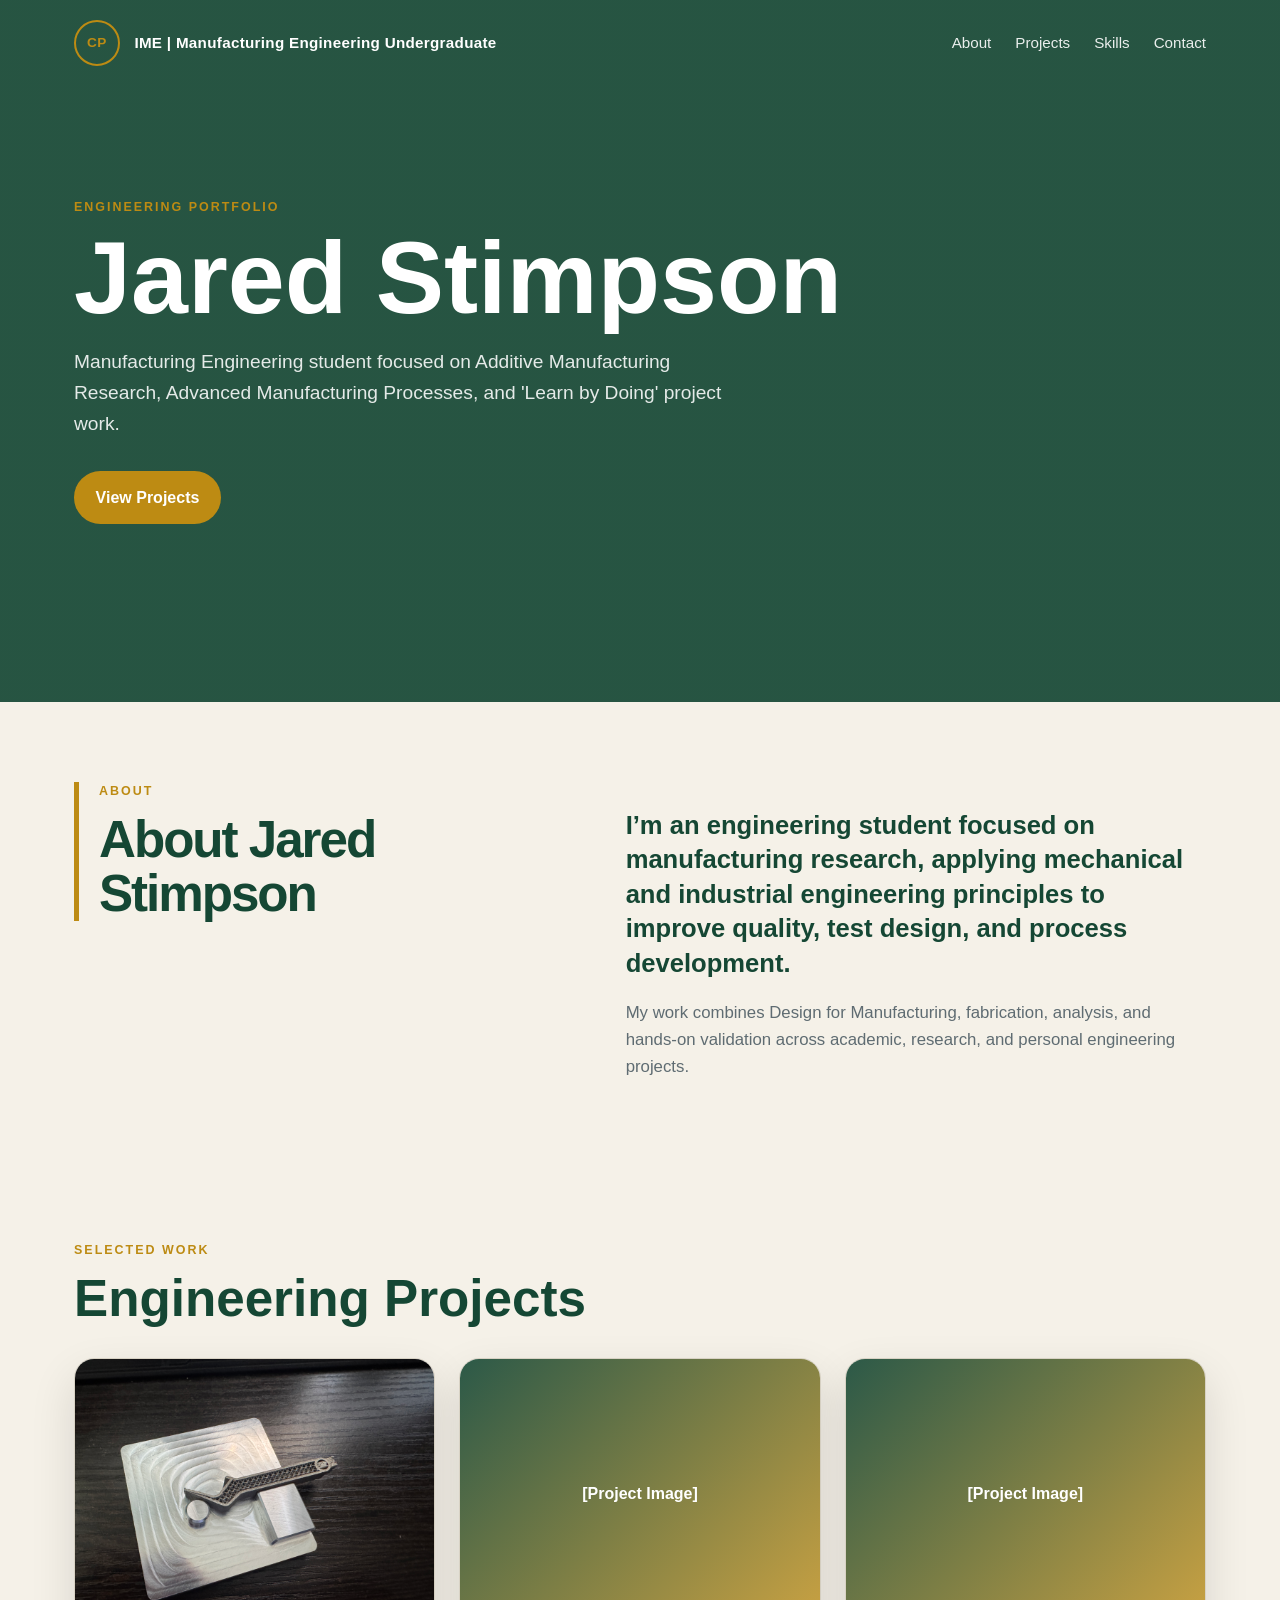
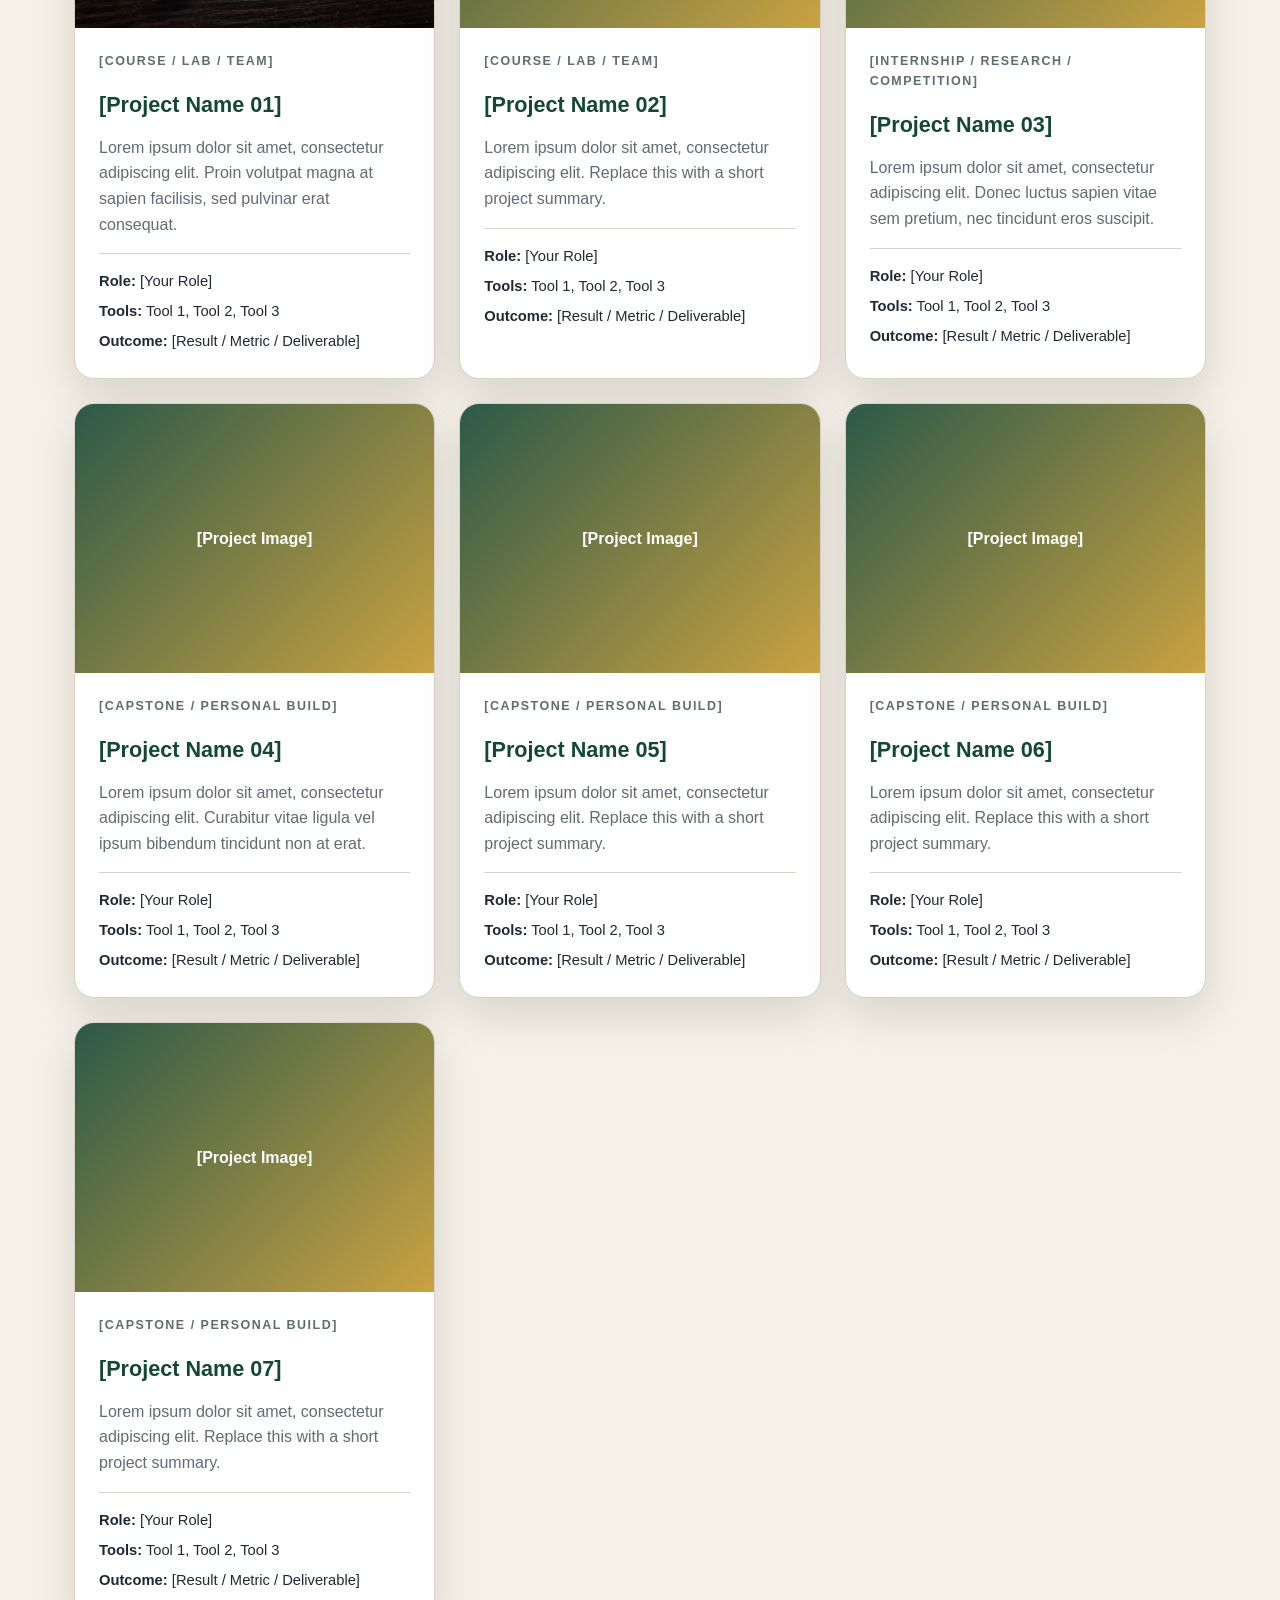
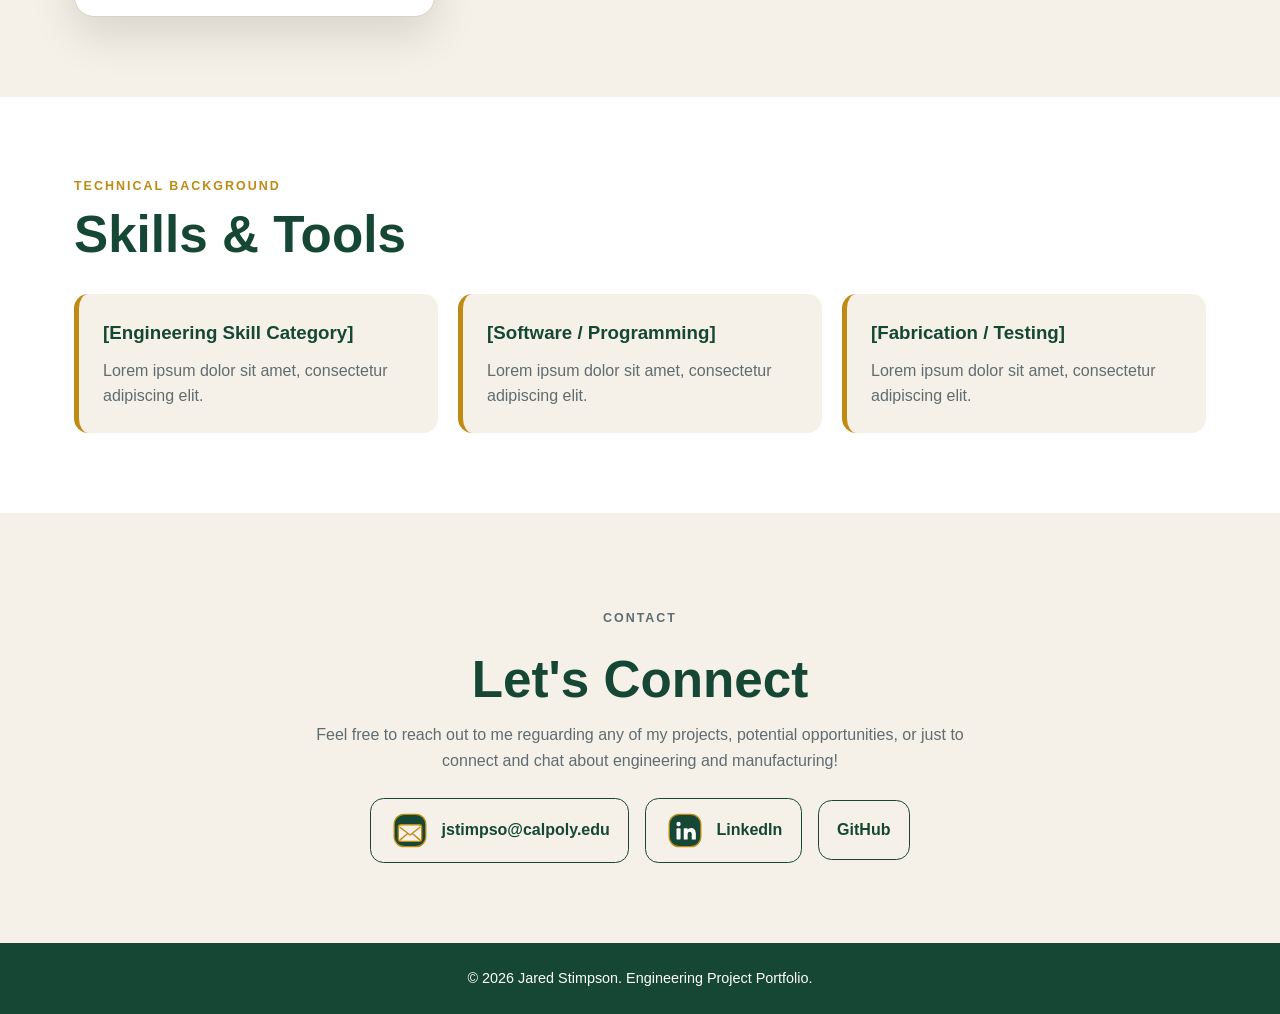
<file: index.html>
<!DOCTYPE html>
<html lang="en">
<head>
  <meta charset="UTF-8" />
  <meta name="viewport" content="width=device-width, initial-scale=1.0" />
  <title>Jared Stimpson | Engineering Project Portfolio</title>
  <link rel="stylesheet" href="styles.css" />
</head>

<body>
  <header class="site-header">
    <nav class="navbar">
      <a href="#" class="logo-lockup">
        <span class="logo-mark" aria-hidden="true">CP</span>
        <span class="logo-text">IME | Manufacturing Engineering Undergraduate</span>
      </a>

      <ul class="nav-links">
        <li><a href="#about">About</a></li>
        <li><a href="#projects">Projects</a></li>
        <li><a href="#skills">Skills</a></li>
        <li><a href="#contact">Contact</a></li>
      </ul>
    </nav>

    <section class="hero">
      <p class="eyebrow">Engineering Portfolio</p>
      <h1>Jared Stimpson</h1>
      <p class="hero-subtitle">
        Manufacturing Engineering student focused on Additive Manufacturing Research, Advanced Manufacturing Processes,
        and 'Learn by Doing' project work.
      </p>
      <a href="#projects" class="button">View Projects</a>
    </section>
  </header>

  <main>
    <section id="about" class="section about-section">
  <div class="about-heading">
    <p class="eyebrow">About</p>
    <h2 class="about-title">
      About Jared <span>Stimpson</span>
    </h2>
  </div>

  <div class="about-copy">
    <p class="about-lead">
      I’m an engineering student focused on manufacturing research, applying mechanical and industrial engineering principles to improve quality, test design, and process development.
    </p>

    <p>
      My work combines Design for Manufacturing, fabrication, analysis, and hands-on validation across
      academic, research, and personal engineering projects.
    </p>
  </div>
</section>

    <section id="projects" class="section">
      <div class="section-heading">
        <p class="eyebrow">Selected Work</p>
        <h2>Engineering Projects</h2>
      </div>

      <div id="project-grid" class="project-grid"></div>
    </section>

    <section id="skills" class="section skills-section">
      <div class="section-heading">
        <p class="eyebrow">Technical Background</p>
        <h2>Skills & Tools</h2>
      </div>

      <div class="skills-grid">
        <div class="skill-card">
          <h3>[Engineering Skill Category]</h3>
          <p>Lorem ipsum dolor sit amet, consectetur adipiscing elit.</p>
        </div>

        <div class="skill-card">
          <h3>[Software / Programming]</h3>
          <p>Lorem ipsum dolor sit amet, consectetur adipiscing elit.</p>
        </div>

        <div class="skill-card">
          <h3>[Fabrication / Testing]</h3>
          <p>Lorem ipsum dolor sit amet, consectetur adipiscing elit.</p>
        </div>
      </div>
    </section>

    <section id="contact" class="section contact-section">
      <p class="eyebrow">Contact</p>
      <h2>Let's Connect</h2>
      <p>
        Feel free to reach out to me reguarding any of my projects, potential opportunities, or just to connect and chat about engineering and manufacturing!
      </p>

      <div class="contact-links">
        <a href="mailto:jstimpso@calpoly.edu">
          <img src="images/Icons/contactMailIcon.svg" alt="" class="contact-icon" aria-hidden="true" />
          <span>jstimpso@calpoly.edu</span>
        </a>
        <a href="https://www.linkedin.com/in/jared-stimpson-5ab1b4272/">
          <img src="images/Icons/contactLIIcon.svg" alt="" class="contact-icon" aria-hidden="true" />
          <span>LinkedIn</span>
        </a>
        <a href="https://github.com/JStimp/Project-Portfolio/">
          <span>GitHub</span>
        </a>
      </div>
    </section>
  </main>

  <footer class="site-footer">
    <p>&copy; 2026 Jared Stimpson. Engineering Project Portfolio.</p>
  </footer>

  <script src="projects-data.js"></script>
  <script src="scripts.js"></script>
</body>
</html>
</file>
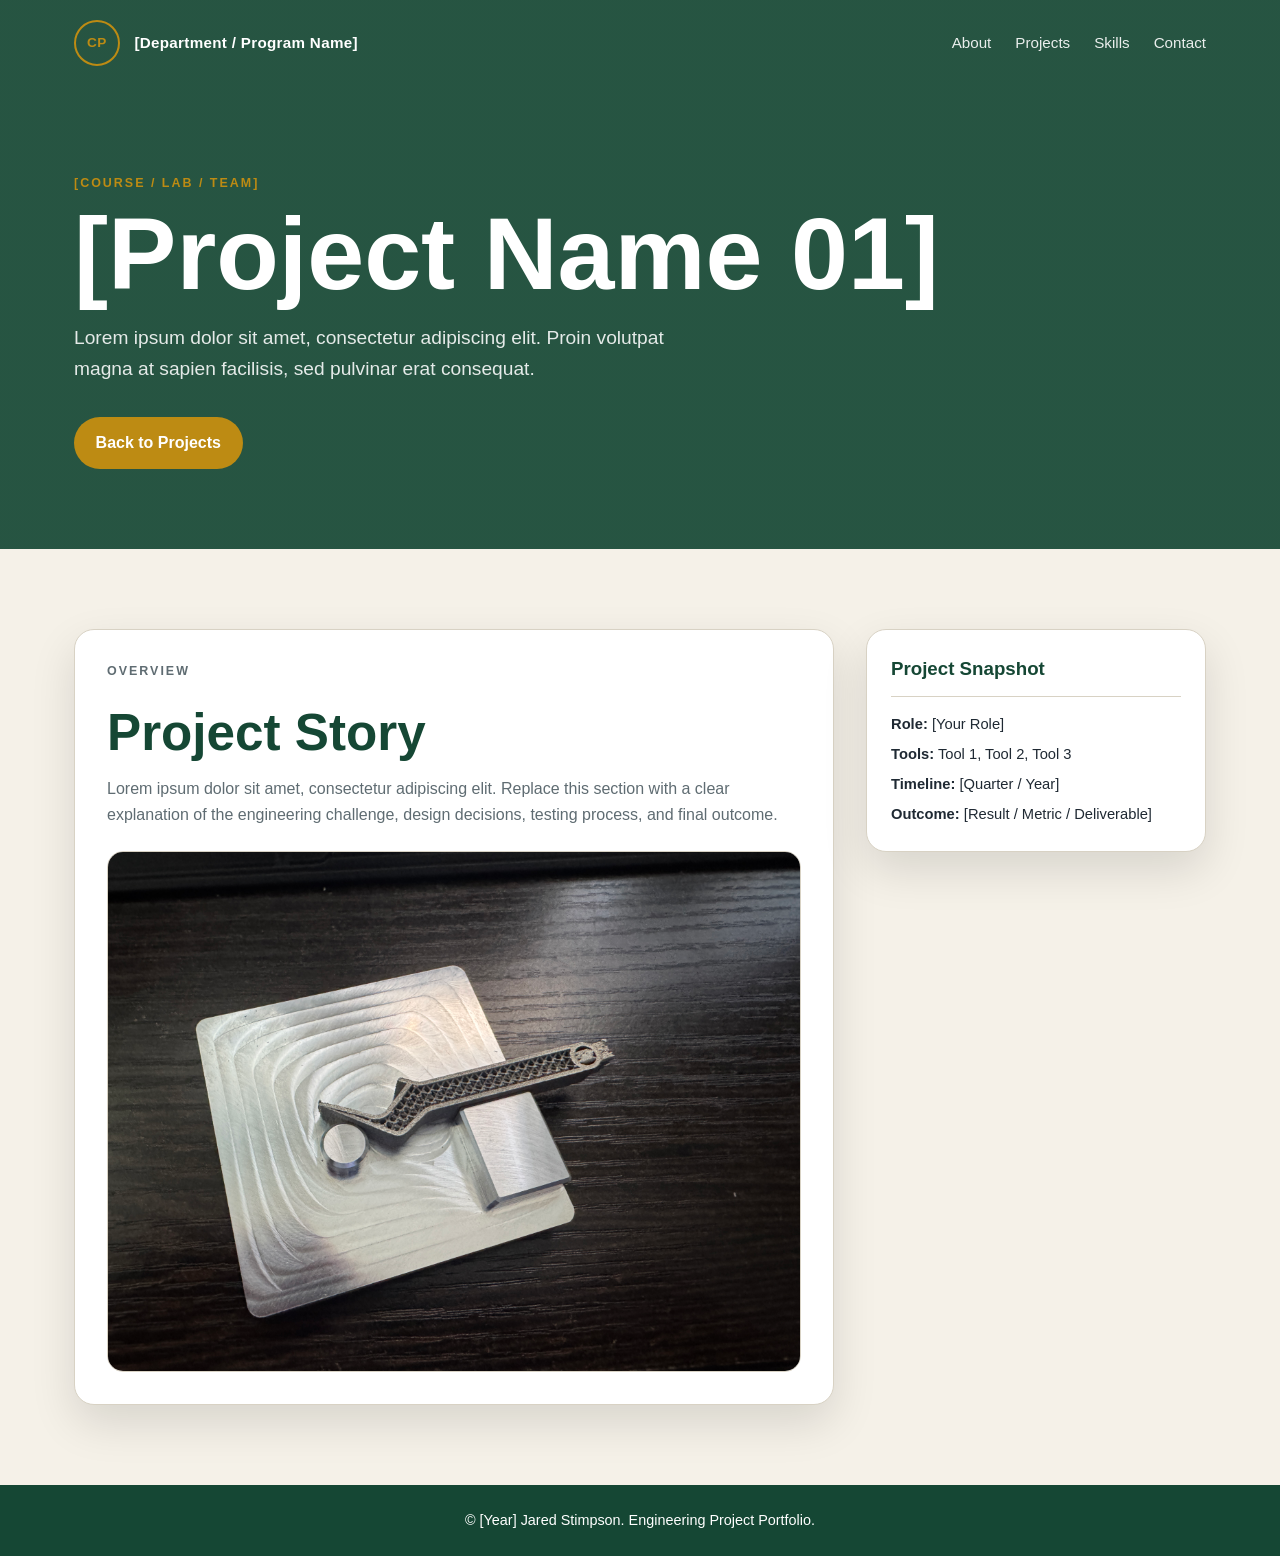
<file: projects/project-name-01/index.html>
<!DOCTYPE html>
<html lang="en">
<head>
  <meta charset="UTF-8" />
  <meta name="viewport" content="width=device-width, initial-scale=1.0" />
  <title>[Project Name 01] | Jared Stimpson</title>
  <link rel="stylesheet" href="../../styles.css" />
</head>

<body data-project-id="project-name-01" data-project-root="../../">
  <header class="site-header project-detail-header">
    <nav class="navbar">
      <a href="../../index.html" class="logo-lockup">
        <span class="logo-mark" aria-hidden="true">CP</span>
        <span class="logo-text">[Department / Program Name]</span>
      </a>

      <ul class="nav-links">
        <li><a href="../../index.html#about">About</a></li>
        <li><a href="../../index.html#projects">Projects</a></li>
        <li><a href="../../index.html#skills">Skills</a></li>
        <li><a href="../../index.html#contact">Contact</a></li>
      </ul>
    </nav>

    <section class="hero project-hero">
      <p class="eyebrow" data-project-field="tag">[Course / Lab / Team]</p>
      <h1 data-project-field="title">[Project Name 01]</h1>
      <p class="hero-subtitle" data-project-field="description">
        Replace this with a short project summary: the problem, your approach,
        and the result you want visitors to remember.
      </p>
      <a href="../../index.html#projects" class="button">Back to Projects</a>
    </section>
  </header>

  <main>
    <section class="section project-detail-layout">
      <div class="project-detail-main">
        <p class="eyebrow">Overview</p>
        <h2>Project Story</h2>
        <p data-project-field="story">
          Lorem ipsum dolor sit amet, consectetur adipiscing elit. Replace this
          section with a clear explanation of the engineering challenge, design
          decisions, testing process, and final outcome.
        </p>

        <div class="project-media-frame" data-project-media>
          <img src="../../images/IMG_8188.JPG" alt="[Project Name 01] project media" />
        </div>
      </div>

      <aside class="project-sidebar">
        <h3>Project Snapshot</h3>
        <ul class="project-details">
          <li><strong>Role:</strong> <span data-project-field="role">[Your Role]</span></li>
          <li><strong>Tools:</strong> <span data-project-field="tools">[Tool 1], [Tool 2], [Tool 3]</span></li>
          <li><strong>Timeline:</strong> <span data-project-field="timeline">[Quarter / Year]</span></li>
          <li><strong>Outcome:</strong> <span data-project-field="outcome">[Result / Metric / Deliverable]</span></li>
        </ul>
      </aside>
    </section>
  </main>

  <footer class="site-footer">
    <p>&copy; [Year] Jared Stimpson. Engineering Project Portfolio.</p>
  </footer>

  <script src="../../projects-data.js"></script>
  <script src="../../project-page.js"></script>
</body>
</html>
</file>
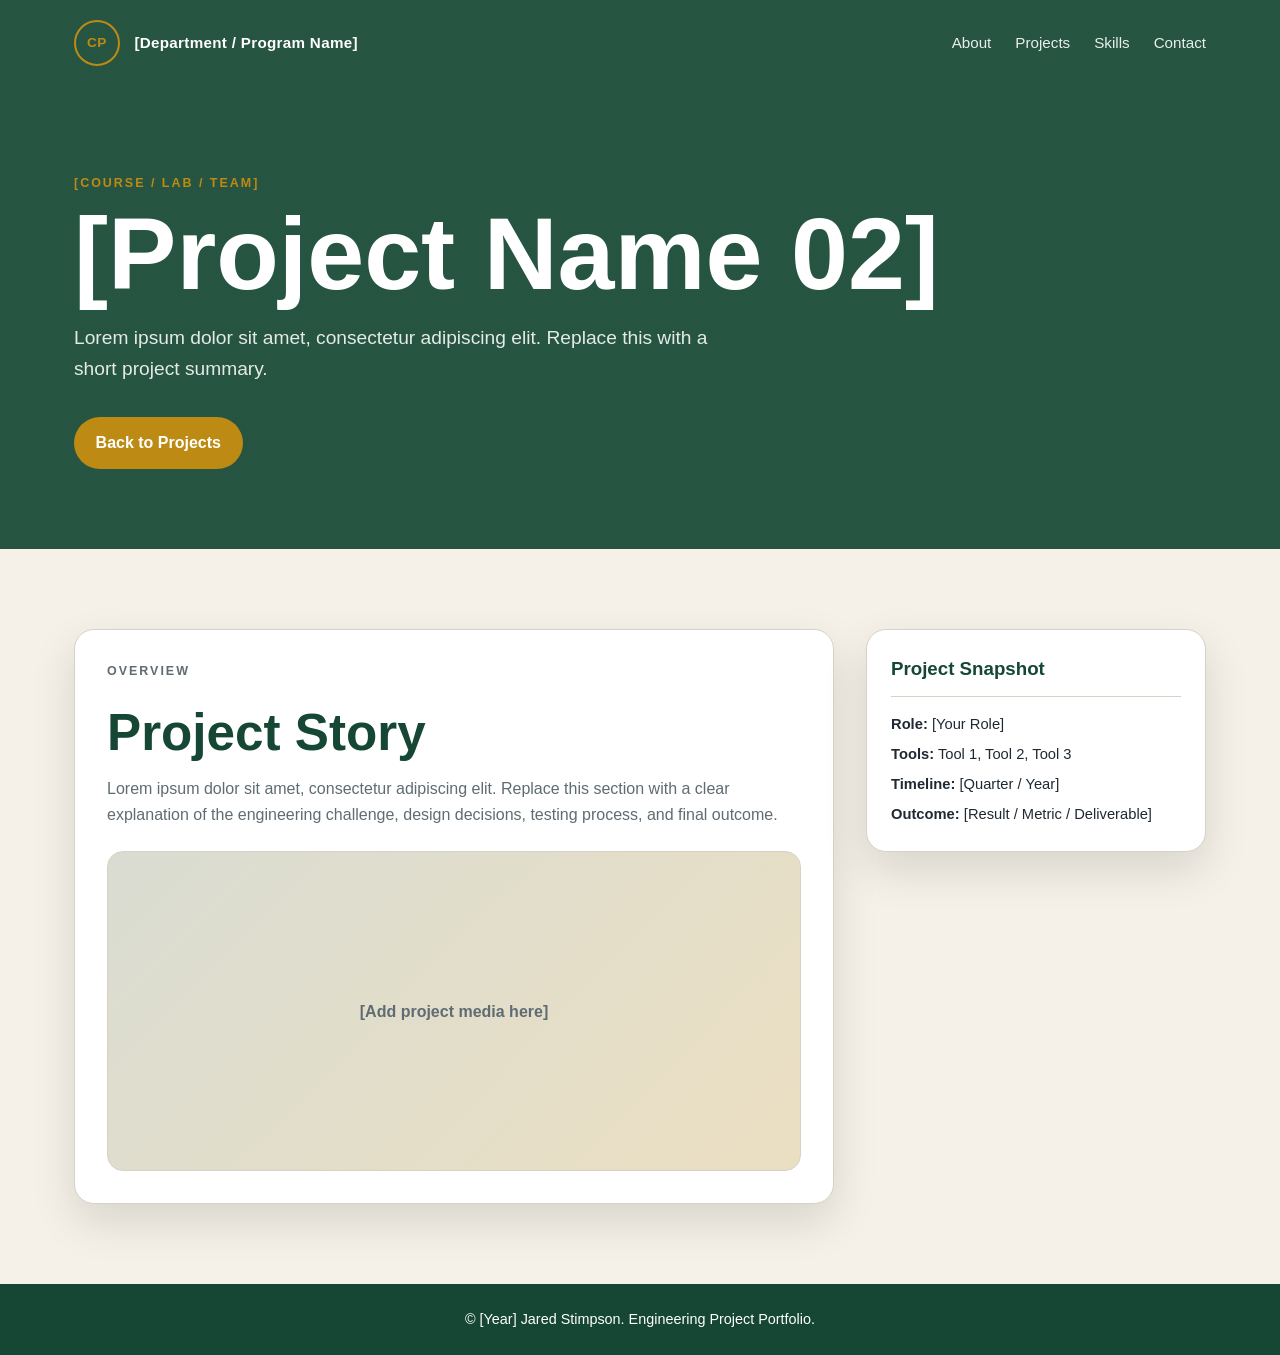
<file: projects/project-name-02/index.html>
<!DOCTYPE html>
<html lang="en">
<head>
  <meta charset="UTF-8" />
  <meta name="viewport" content="width=device-width, initial-scale=1.0" />
  <title>[Project Name 02] | Jared Stimpson</title>
  <link rel="stylesheet" href="../../styles.css" />
</head>

<body data-project-id="project-name-02" data-project-root="../../">
  <header class="site-header project-detail-header">
    <nav class="navbar">
      <a href="../../index.html" class="logo-lockup">
        <span class="logo-mark" aria-hidden="true">CP</span>
        <span class="logo-text">[Department / Program Name]</span>
      </a>

      <ul class="nav-links">
        <li><a href="../../index.html#about">About</a></li>
        <li><a href="../../index.html#projects">Projects</a></li>
        <li><a href="../../index.html#skills">Skills</a></li>
        <li><a href="../../index.html#contact">Contact</a></li>
      </ul>
    </nav>

    <section class="hero project-hero">
      <p class="eyebrow" data-project-field="tag">[Internship / Research / Competition]</p>
      <h1 data-project-field="title">[Project Name 02]</h1>
      <p class="hero-subtitle" data-project-field="description">
        Replace this with a short project summary: the problem, your approach,
        and the result you want visitors to remember.
      </p>
      <a href="../../index.html#projects" class="button">Back to Projects</a>
    </section>
  </header>

  <main>
    <section class="section project-detail-layout">
      <div class="project-detail-main">
        <p class="eyebrow">Overview</p>
        <h2>Project Story</h2>
        <p data-project-field="story">
          Lorem ipsum dolor sit amet, consectetur adipiscing elit. Replace this
          section with a clear explanation of the engineering challenge, design
          decisions, testing process, and final outcome.
        </p>

        <div class="project-media-frame project-media-frame--empty" data-project-media>
          <span>[Add project media here]</span>
        </div>
      </div>

      <aside class="project-sidebar">
        <h3>Project Snapshot</h3>
        <ul class="project-details">
          <li><strong>Role:</strong> <span data-project-field="role">[Your Role]</span></li>
          <li><strong>Tools:</strong> <span data-project-field="tools">[Tool 1], [Tool 2], [Tool 3]</span></li>
          <li><strong>Timeline:</strong> <span data-project-field="timeline">[Quarter / Year]</span></li>
          <li><strong>Outcome:</strong> <span data-project-field="outcome">[Result / Metric / Deliverable]</span></li>
        </ul>
      </aside>
    </section>
  </main>

  <footer class="site-footer">
    <p>&copy; [Year] Jared Stimpson. Engineering Project Portfolio.</p>
  </footer>

  <script src="../../projects-data.js"></script>
  <script src="../../project-page.js"></script>
</body>
</html>
</file>
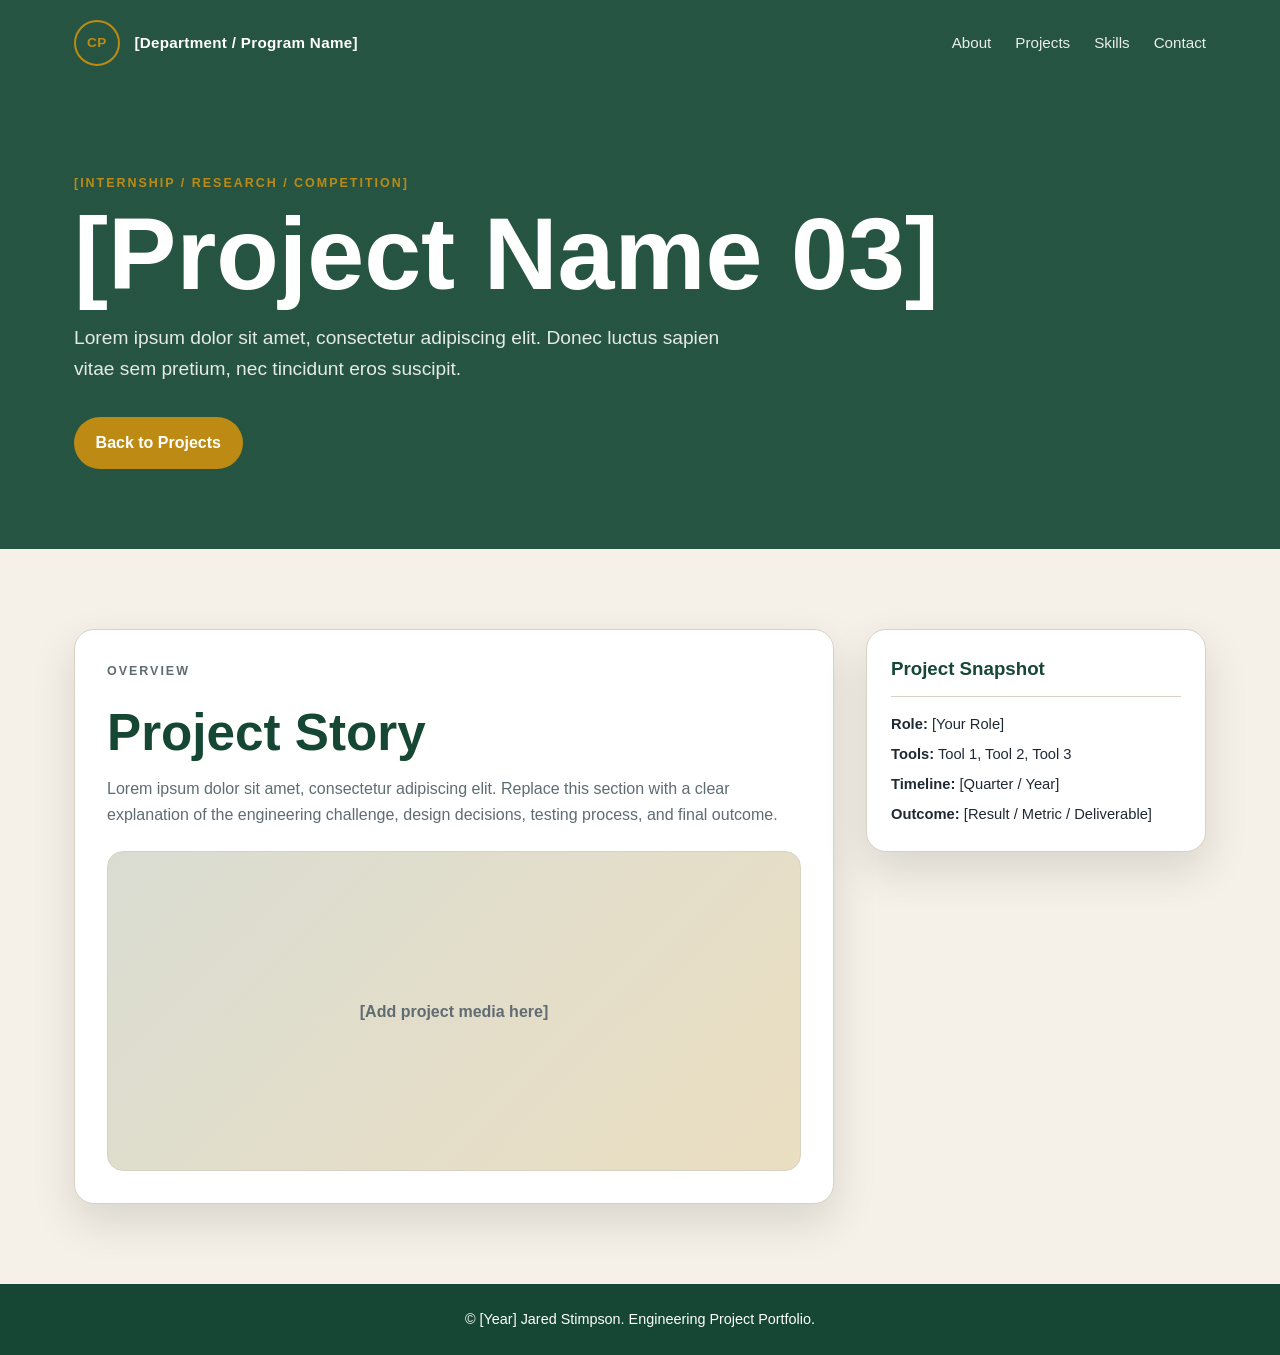
<file: projects/project-name-03/index.html>
<!DOCTYPE html>
<html lang="en">
<head>
  <meta charset="UTF-8" />
  <meta name="viewport" content="width=device-width, initial-scale=1.0" />
  <title>[Project Name 03] | Jared Stimpson</title>
  <link rel="stylesheet" href="../../styles.css" />
</head>

<body data-project-id="project-name-03" data-project-root="../../">
  <header class="site-header project-detail-header">
    <nav class="navbar">
      <a href="../../index.html" class="logo-lockup">
        <span class="logo-mark" aria-hidden="true">CP</span>
        <span class="logo-text">[Department / Program Name]</span>
      </a>

      <ul class="nav-links">
        <li><a href="../../index.html#about">About</a></li>
        <li><a href="../../index.html#projects">Projects</a></li>
        <li><a href="../../index.html#skills">Skills</a></li>
        <li><a href="../../index.html#contact">Contact</a></li>
      </ul>
    </nav>

    <section class="hero project-hero">
      <p class="eyebrow" data-project-field="tag">[Capstone / Personal Build]</p>
      <h1 data-project-field="title">[Project Name 03]</h1>
      <p class="hero-subtitle" data-project-field="description">
        Replace this with a short project summary: the problem, your approach,
        and the result you want visitors to remember.
      </p>
      <a href="../../index.html#projects" class="button">Back to Projects</a>
    </section>
  </header>

  <main>
    <section class="section project-detail-layout">
      <div class="project-detail-main">
        <p class="eyebrow">Overview</p>
        <h2>Project Story</h2>
        <p data-project-field="story">
          Lorem ipsum dolor sit amet, consectetur adipiscing elit. Replace this
          section with a clear explanation of the engineering challenge, design
          decisions, testing process, and final outcome.
        </p>

        <div class="project-media-frame project-media-frame--empty" data-project-media>
          <span>[Add project media here]</span>
        </div>
      </div>

      <aside class="project-sidebar">
        <h3>Project Snapshot</h3>
        <ul class="project-details">
          <li><strong>Role:</strong> <span data-project-field="role">[Your Role]</span></li>
          <li><strong>Tools:</strong> <span data-project-field="tools">[Tool 1], [Tool 2], [Tool 3]</span></li>
          <li><strong>Timeline:</strong> <span data-project-field="timeline">[Quarter / Year]</span></li>
          <li><strong>Outcome:</strong> <span data-project-field="outcome">[Result / Metric / Deliverable]</span></li>
        </ul>
      </aside>
    </section>
  </main>

  <footer class="site-footer">
    <p>&copy; [Year] Jared Stimpson. Engineering Project Portfolio.</p>
  </footer>

  <script src="../../projects-data.js"></script>
  <script src="../../project-page.js"></script>
</body>
</html>
</file>
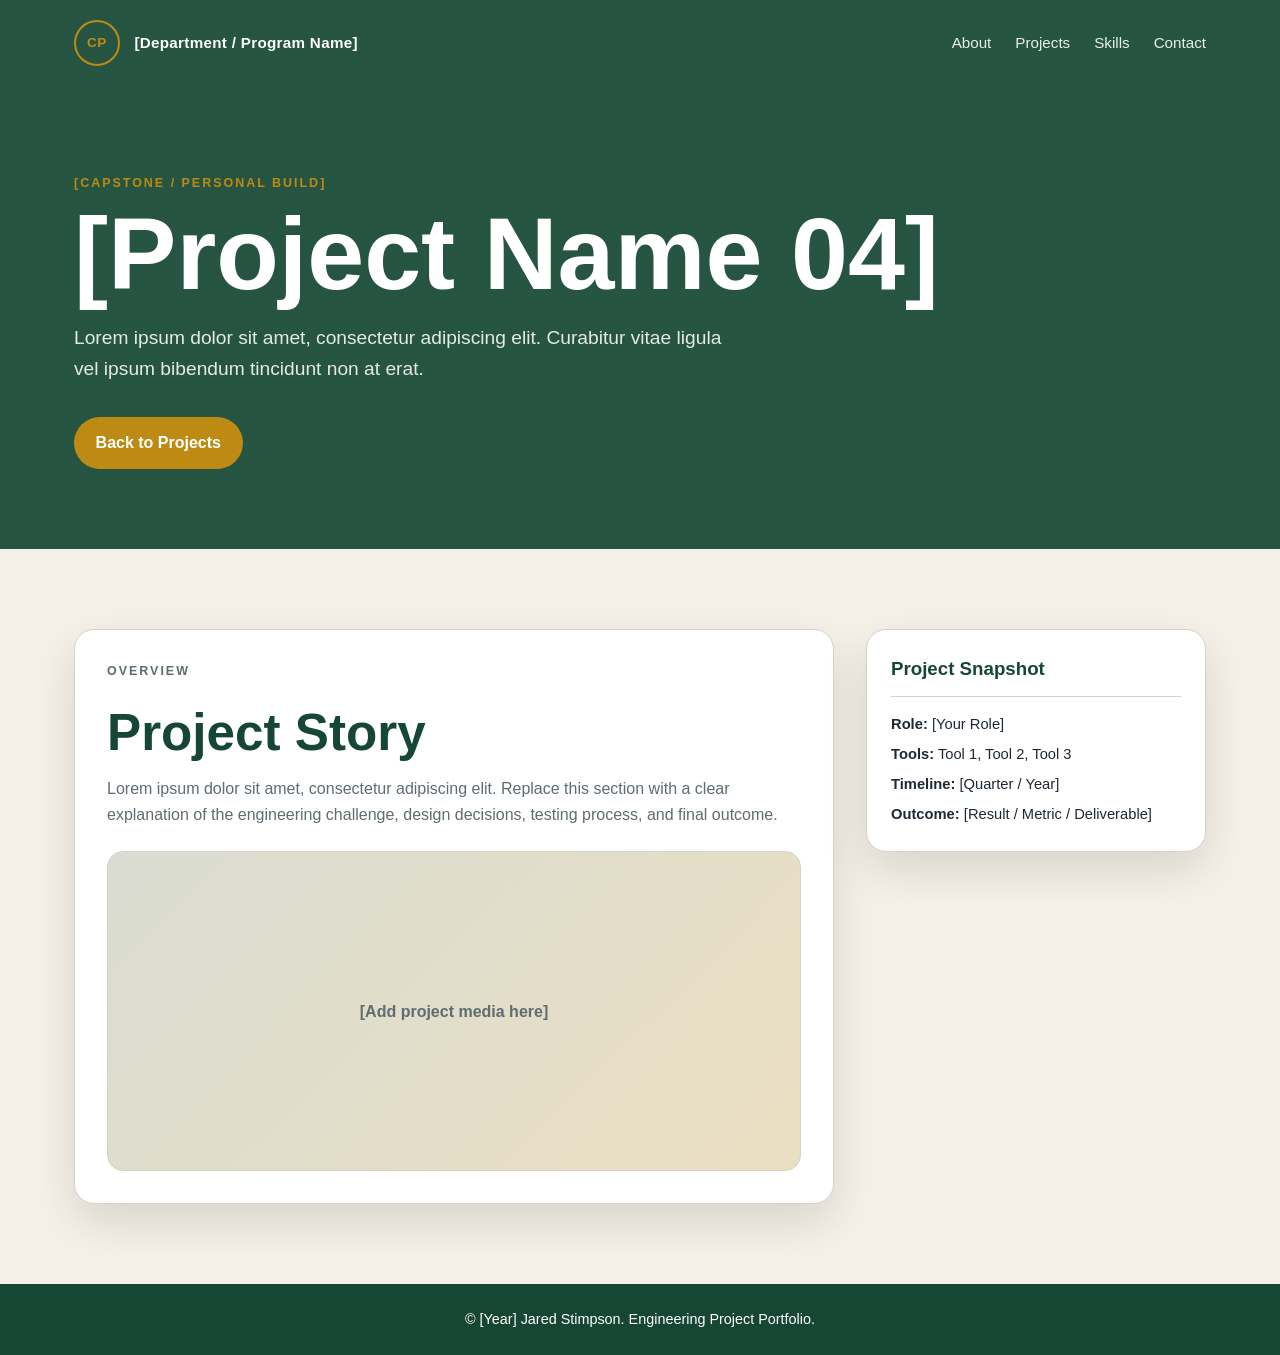
<file: projects/project-name-04/index.html>
<!DOCTYPE html>
<html lang="en">
<head>
  <meta charset="UTF-8" />
  <meta name="viewport" content="width=device-width, initial-scale=1.0" />
  <title>[Project Name 04] | Jared Stimpson</title>
  <link rel="stylesheet" href="../../styles.css" />
</head>

<body data-project-id="project-name-04" data-project-root="../../">
  <header class="site-header project-detail-header">
    <nav class="navbar">
      <a href="../../index.html" class="logo-lockup">
        <span class="logo-mark" aria-hidden="true">CP</span>
        <span class="logo-text">[Department / Program Name]</span>
      </a>

      <ul class="nav-links">
        <li><a href="../../index.html#about">About</a></li>
        <li><a href="../../index.html#projects">Projects</a></li>
        <li><a href="../../index.html#skills">Skills</a></li>
        <li><a href="../../index.html#contact">Contact</a></li>
      </ul>
    </nav>

    <section class="hero project-hero">
      <p class="eyebrow" data-project-field="tag">[Course / Lab / Team]</p>
      <h1 data-project-field="title">[Project Name 04]</h1>
      <p class="hero-subtitle" data-project-field="description">
        Replace this with a short project summary: the problem, your approach,
        and the result you want visitors to remember.
      </p>
      <a href="../../index.html#projects" class="button">Back to Projects</a>
    </section>
  </header>

  <main>
    <section class="section project-detail-layout">
      <div class="project-detail-main">
        <p class="eyebrow">Overview</p>
        <h2>Project Story</h2>
        <p data-project-field="story">
          Lorem ipsum dolor sit amet, consectetur adipiscing elit. Replace this
          section with a clear explanation of the engineering challenge, design
          decisions, testing process, and final outcome.
        </p>

        <div class="project-media-frame project-media-frame--empty" data-project-media>
          <span>[Add project media here]</span>
        </div>
      </div>

      <aside class="project-sidebar">
        <h3>Project Snapshot</h3>
        <ul class="project-details">
          <li><strong>Role:</strong> <span data-project-field="role">[Your Role]</span></li>
          <li><strong>Tools:</strong> <span data-project-field="tools">[Tool 1], [Tool 2], [Tool 3]</span></li>
          <li><strong>Timeline:</strong> <span data-project-field="timeline">[Quarter / Year]</span></li>
          <li><strong>Outcome:</strong> <span data-project-field="outcome">[Result / Metric / Deliverable]</span></li>
        </ul>
      </aside>
    </section>
  </main>

  <footer class="site-footer">
    <p>&copy; [Year] Jared Stimpson. Engineering Project Portfolio.</p>
  </footer>

  <script src="../../projects-data.js"></script>
  <script src="../../project-page.js"></script>
</body>
</html>
</file>
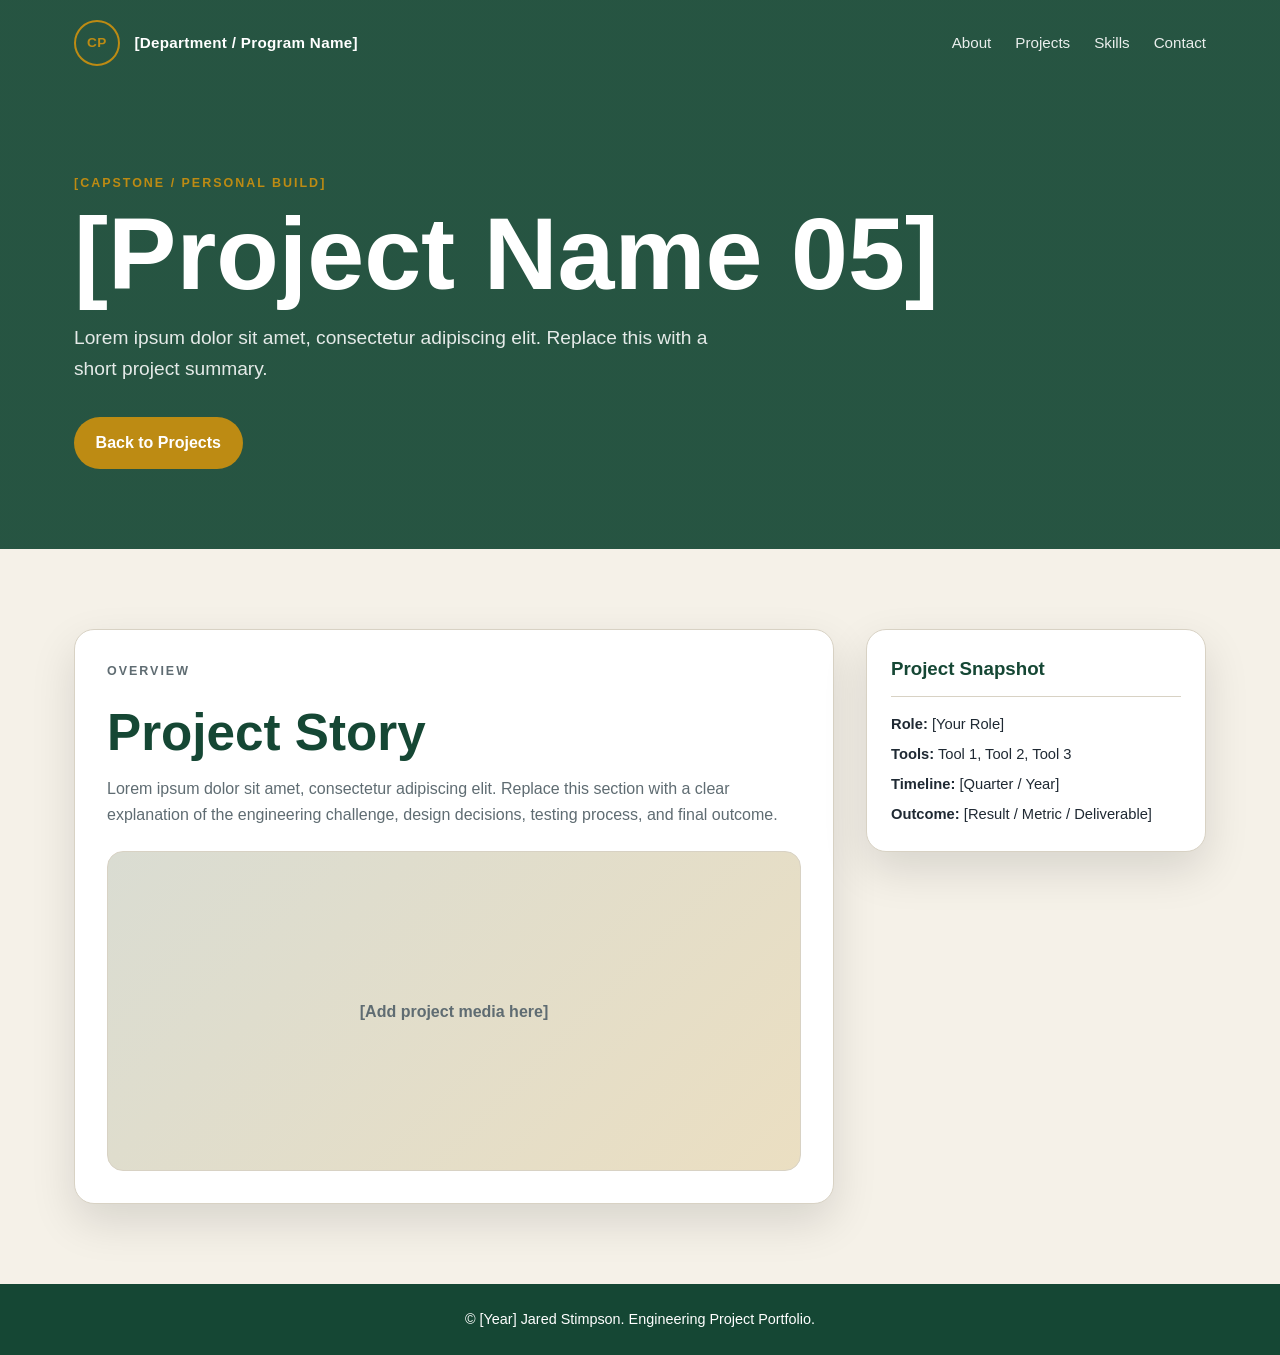
<file: projects/project-name-05/index.html>
<!DOCTYPE html>
<html lang="en">
<head>
  <meta charset="UTF-8" />
  <meta name="viewport" content="width=device-width, initial-scale=1.0" />
  <title>[Project Name 05] | Jared Stimpson</title>
  <link rel="stylesheet" href="../../styles.css" />
</head>

<body data-project-id="project-name-05" data-project-root="../../">
  <header class="site-header project-detail-header">
    <nav class="navbar">
      <a href="../../index.html" class="logo-lockup">
        <span class="logo-mark" aria-hidden="true">CP</span>
        <span class="logo-text">[Department / Program Name]</span>
      </a>

      <ul class="nav-links">
        <li><a href="../../index.html#about">About</a></li>
        <li><a href="../../index.html#projects">Projects</a></li>
        <li><a href="../../index.html#skills">Skills</a></li>
        <li><a href="../../index.html#contact">Contact</a></li>
      </ul>
    </nav>

    <section class="hero project-hero">
      <p class="eyebrow" data-project-field="tag">[Capstone / Personal Build]</p>
      <h1 data-project-field="title">[Project Name 05]</h1>
      <p class="hero-subtitle" data-project-field="description">
        Replace this with a short project summary: the problem, your approach,
        and the result you want visitors to remember.
      </p>
      <a href="../../index.html#projects" class="button">Back to Projects</a>
    </section>
  </header>

  <main>
    <section class="section project-detail-layout">
      <div class="project-detail-main">
        <p class="eyebrow">Overview</p>
        <h2>Project Story</h2>
        <p data-project-field="story">
          Lorem ipsum dolor sit amet, consectetur adipiscing elit. Replace this
          section with a clear explanation of the engineering challenge, design
          decisions, testing process, and final outcome.
        </p>

        <div class="project-media-frame project-media-frame--empty" data-project-media>
          <span>[Add project media here]</span>
        </div>
      </div>

      <aside class="project-sidebar">
        <h3>Project Snapshot</h3>
        <ul class="project-details">
          <li><strong>Role:</strong> <span data-project-field="role">[Your Role]</span></li>
          <li><strong>Tools:</strong> <span data-project-field="tools">[Tool 1], [Tool 2], [Tool 3]</span></li>
          <li><strong>Timeline:</strong> <span data-project-field="timeline">[Quarter / Year]</span></li>
          <li><strong>Outcome:</strong> <span data-project-field="outcome">[Result / Metric / Deliverable]</span></li>
        </ul>
      </aside>
    </section>
  </main>

  <footer class="site-footer">
    <p>&copy; [Year] Jared Stimpson. Engineering Project Portfolio.</p>
  </footer>

  <script src="../../projects-data.js"></script>
  <script src="../../project-page.js"></script>
</body>
</html>
</file>
<file: styles.css>
:root {
  --poly-green: #154734;
  --mustang-gold: #BD8B13;
  --sand: #F5F1E8;
  --off-white: #FFFFFF;
  --charcoal: #1F2933;
  --muted: #5F6C72;
  --border: #D8D2C4;
  --shadow: 0 18px 45px rgba(0, 0, 0, 0.12);
}

* {
  box-sizing: border-box;
  margin: 0;
  padding: 0;
}

html {
  scroll-behavior: smooth;
}

body {
  font-family: Arial, Helvetica, sans-serif;
  color: var(--charcoal);
  background: var(--sand);
  line-height: 1.6;
}

a {
  color: inherit;
  text-decoration: none;
}

.site-header {
  background: linear-gradient(rgba(21, 71, 52, 0.92), rgba(21, 71, 52, 0.92));
  background-size: cover;
  background-position: center;
  color: var(--off-white);
  min-height: 78vh;
}

.navbar {
  max-width: 1180px;
  margin: 0 auto;
  padding: 1.25rem 1.5rem;
  display: flex;
  align-items: center;
  justify-content: space-between;
  gap: 2rem;
}

.logo-lockup {
  display: flex;
  align-items: center;
  gap: 0.9rem;
  font-weight: 700;
}

.logo-mark {
  width: 46px;
  height: 46px;
  border: 2px solid var(--mustang-gold);
  border-radius: 50%;
  display: grid;
  place-items: center;
  color: var(--mustang-gold);
  font-size: 0.85rem;
  letter-spacing: 0.04em;
}

.logo-img {
  height: 46px;
  width: auto;
  display: block;
}

.logo-text {
  font-size: 0.95rem;
  letter-spacing: 0.02em;
}

.nav-links {
  display: flex;
  list-style: none;
  gap: 1.5rem;
  font-size: 0.95rem;
}

.nav-links a {
  opacity: 0.9;
}

.nav-links a:hover {
  opacity: 1;
  border-bottom: 2px solid var(--mustang-gold);
}

.hero {
  max-width: 1180px;
  margin: 0 auto;
  padding: 7rem 1.5rem 5rem;
}

.eyebrow {
  color: var(--mustang-gold);
  text-transform: uppercase;
  font-size: 0.78rem;
  letter-spacing: 0.16em;
  font-weight: 800;
  margin-bottom: 0.7rem;
}

.hero h1 {
  font-size: clamp(3rem, 8vw, 6.5rem);
  line-height: 0.95;
  max-width: 850px;
  margin-bottom: 1.3rem;
}

.hero-subtitle {
  max-width: 650px;
  font-size: 1.2rem;
  color: rgba(255, 255, 255, 0.88);
  margin-bottom: 2rem;
}

.button {
  display: inline-block;
  background: var(--mustang-gold);
  color: var(--off-white);
  padding: 0.85rem 1.35rem;
  border-radius: 999px;
  font-weight: 700;
  transition: transform 0.2s ease, background 0.2s ease;
}

.button:hover {
  transform: translateY(-2px);
  background: #A6760E;
}

.section {
  max-width: 1180px;
  margin: 0 auto;
  padding: 5rem 1.5rem;
}

.section-heading {
  margin-bottom: 2rem;
}

.section h2 {
  font-size: clamp(2rem, 4vw, 3.2rem);
  color: var(--poly-green);
  line-height: 1.05;
}

.about-section {
  display: grid;
  grid-template-columns: 0.9fr 1.1fr;
  gap: clamp(2rem, 6vw, 5rem);
  align-items: start;
}

.about-heading {
  border-left: 5px solid var(--mustang-gold);
  padding-left: 1.25rem;
}

.about-title {
  font-size: clamp(2.5rem, 6vw, 4.5rem);
  line-height: 0.95;
  letter-spacing: -0.04em;
  max-width: 720px;
}

.about-title span {
  display: block;
}

.about-copy {
  max-width: 680px;
  padding-top: 1.6rem;
}

.about-lead {
  font-size: clamp(1.25rem, 2vw, 1.7rem);
  line-height: 1.35;
  color: var(--poly-green);
  font-weight: 700;
  margin-bottom: 1.25rem;
}

.about-copy p:not(.about-lead) {
  font-size: 1.05rem;
  color: var(--muted);
}

.project-grid {
  display: grid;
  grid-template-columns: repeat(3, 1fr);
  gap: 1.5rem;
}

.project-card {
  background: var(--off-white);
  border: 1px solid var(--border);
  border-radius: 1.25rem;
  overflow: hidden;
  box-shadow: var(--shadow);
  display: block;
  height: 100%;
  transition: transform 0.22s ease, box-shadow 0.22s ease, border-color 0.22s ease;
}

.project-card:hover,
.project-card:focus-visible {
  transform: translateY(-6px);
  border-color: rgba(189, 139, 19, 0.55);
  box-shadow: 0 24px 55px rgba(0, 0, 0, 0.16);
}

.project-card:focus-visible {
  outline: 3px solid rgba(189, 139, 19, 0.45);
  outline-offset: 4px;
}

.project-image {
  aspect-ratio: 4 / 3;
  min-height: 190px;
  background:
    linear-gradient(135deg, rgba(21, 71, 52, 0.9), rgba(189, 139, 19, 0.8));
  color: var(--off-white);
  display: grid;
  place-items: center;
  font-weight: 700;
  position: relative;
  overflow: hidden;
}

.project-image > span {
  position: relative;
  z-index: 1;
}

.project-image img {
  width: 100%;
  height: 100%;
  object-fit: cover;
  display: block;
  transition: transform 0.35s ease, filter 0.35s ease;
}

.project-preview-overlay {
  position: absolute;
  inset: 0;
  padding: 1.35rem;
  background:
    linear-gradient(180deg, rgba(21, 71, 52, 0.08), rgba(21, 71, 52, 0.92));
  display: flex;
  flex-direction: column;
  justify-content: flex-end;
  gap: 0.35rem;
  opacity: 0;
  transform: translateY(10px);
  transition: opacity 0.25s ease, transform 0.25s ease;
}

.project-preview-title {
  color: var(--off-white);
  font-size: 1.2rem;
  line-height: 1.1;
}

.project-preview-cta {
  color: var(--mustang-gold);
  font-size: 0.78rem;
  font-weight: 800;
  letter-spacing: 0.14em;
  text-transform: uppercase;
}

.project-preview-cta::after {
  content: " ->";
  display: inline-block;
  transition: transform 0.2s ease;
}

.project-card:hover .project-preview-overlay,
.project-card:focus-visible .project-preview-overlay {
  opacity: 1;
  transform: translateY(0);
}

.project-card:hover .project-image img,
.project-card:focus-visible .project-image img {
  filter: saturate(1.05) contrast(1.05);
  transform: scale(1.06);
}

.project-card:hover .project-preview-cta::after,
.project-card:focus-visible .project-preview-cta::after {
  animation: preview-nudge 0.65s ease-in-out infinite alternate;
}

@keyframes preview-nudge {
  from {
    transform: translateX(0);
  }

  to {
    transform: translateX(5px);
  }
}

.project-content {
  padding: 1.5rem;
}

.project-tag {
  color: var(--mustang-gold);
  font-size: 0.78rem;
  font-weight: 800;
  text-transform: uppercase;
  letter-spacing: 0.12em;
  margin-bottom: 0.5rem;
}

.project-content h3 {
  color: var(--poly-green);
  font-size: 1.35rem;
  margin-bottom: 0.75rem;
}

.project-content p {
  color: var(--muted);
  margin-bottom: 1rem;
}

.project-details {
  list-style: none;
  border-top: 1px solid var(--border);
  padding-top: 1rem;
  display: grid;
  gap: 0.4rem;
  font-size: 0.92rem;
}

.skills-section {
  background: var(--off-white);
  max-width: none;
  padding-left: max(1.5rem, calc((100vw - 1180px) / 2 + 1.5rem));
  padding-right: max(1.5rem, calc((100vw - 1180px) / 2 + 1.5rem));
}

.skills-grid {
  display: grid;
  grid-template-columns: repeat(3, 1fr);
  gap: 1.25rem;
}

.skill-card {
  border-left: 5px solid var(--mustang-gold);
  background: var(--sand);
  padding: 1.5rem;
  border-radius: 0.9rem;
}

.skill-card h3 {
  color: var(--poly-green);
  margin-bottom: 0.6rem;
}

.skill-card p {
  color: var(--muted);
}

.contact-section {
  text-align: center;
}

.contact-section p {
  max-width: 650px;
  margin: 1rem auto 1.5rem;
  color: var(--muted);
}

.contact-links {
  display: flex;
  align-items: center;
  justify-content: center;
  flex-wrap: wrap;
  gap: 1rem;
}

.contact-links a {
  border: 1px solid var(--poly-green);
  background-color: transparent;
  background-image: none;
  color: var(--poly-green);
  display: inline-flex;
  align-items: center;
  justify-content: center;
  gap: 0.7rem;
  width: fit-content;
  max-width: 100%;
  min-height: 3.75rem;
  padding: 0.7rem 1.15rem;
  border-radius: 0.85rem;
  font-weight: 800;
  line-height: 1;
  white-space: nowrap;
  box-shadow: none;
  transition: transform 0.2s ease, border-color 0.2s ease, box-shadow 0.2s ease, color 0.2s ease, background-color 0.2s ease;
}

.contact-links a span {
  display: inline-block;
  color: inherit;
  line-height: 1;
}

.contact-icon {
  display: block;
  width: 2.55rem;
  height: 2.55rem;
  flex: 0 0 auto;
  object-fit: contain;
}

.contact-links a:hover {
  border-color: var(--mustang-gold);
  color: var(--poly-green);
  background-color: rgba(21, 71, 52, 0.06);
  box-shadow: 0 12px 24px rgba(21, 71, 52, 0.12);
  transform: translateY(-2px);
}

.site-footer {
  background: var(--poly-green);
  color: var(--off-white);
  text-align: center;
  padding: 1.5rem;
  font-size: 0.9rem;
}

.project-detail-header {
  min-height: auto;
}

.project-hero {
  padding-top: 5.5rem;
}

.project-hero h1 {
  max-width: 920px;
}

.project-detail-layout {
  display: grid;
  grid-template-columns: minmax(0, 1fr) 340px;
  gap: 2rem;
  align-items: start;
}

.project-detail-main,
.project-sidebar {
  background: var(--off-white);
  border: 1px solid var(--border);
  border-radius: 1.25rem;
  box-shadow: var(--shadow);
}

.project-detail-main {
  padding: 2rem;
}

.project-detail-main h2 {
  margin-bottom: 1rem;
}

.project-detail-main p {
  color: var(--muted);
  margin-bottom: 1.5rem;
}

.project-sidebar {
  padding: 1.5rem;
}

.project-sidebar h3 {
  color: var(--poly-green);
  margin-bottom: 0.75rem;
}

.project-media-frame {
  border-radius: 1rem;
  overflow: hidden;
  border: 1px solid var(--border);
  background: var(--sand);
  min-height: 320px;
}

.project-media-frame img {
  width: 100%;
  height: 100%;
  min-height: 320px;
  object-fit: cover;
  display: block;
}

.project-media-frame--empty {
  display: grid;
  place-items: center;
  color: var(--muted);
  font-weight: 700;
  background:
    linear-gradient(135deg, rgba(21, 71, 52, 0.12), rgba(189, 139, 19, 0.18)),
    var(--sand);
}

@media (max-width: 900px) {
  .navbar,
  .about-section {
    flex-direction: column;
    align-items: flex-start;
  }

  .nav-links {
    flex-wrap: wrap;
  }

  .about-section,
  .project-detail-layout,
  .project-grid,
  .skills-grid {
    grid-template-columns: 1fr;
  }

  .hero {
    padding-top: 5rem;
  }
}

@media (max-width: 600px) {
  .navbar {
    align-items: flex-start;
  }

  .logo-lockup {
    align-items: flex-start;
  }

  .logo-img {
    height: 38px;
  }

  .logo-mark {
    width: 38px;
    height: 38px;
    font-size: 0.72rem;
  }

  .nav-links {
    gap: 0.9rem;
  }

  .section {
    padding: 3.5rem 1rem;
  }
}
</file>
